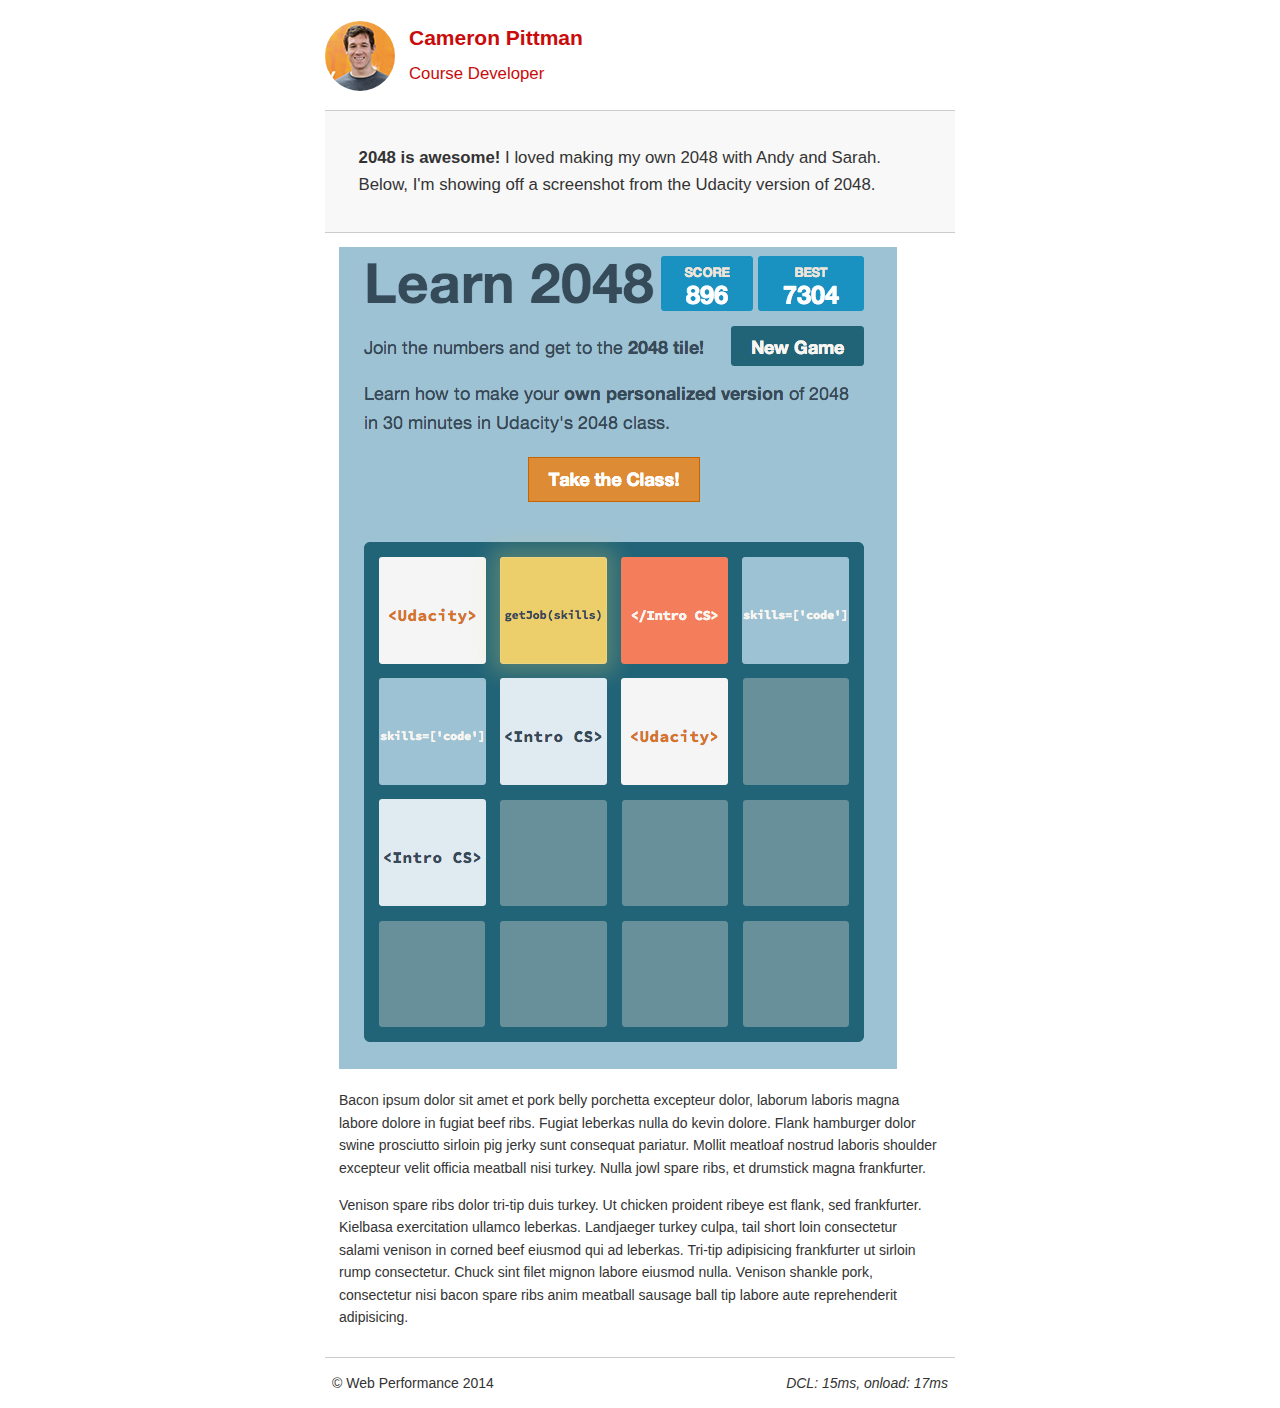
<file: project-2048.html>
<!DOCTYPE html>
<html lang="en">
  <head>
    <meta charset="utf-8">
    <meta name="viewport" content="width=device-width, initial-scale=1">
    <meta name="description" content=" FILL ME IN ">
    <meta name="author" content=" FILL ME IN ">
    <title>Cameron Pittman: Portfolio</title>

    <!-- Hmm, what is the impact of web fonts on speed? Measure it... -->
    <!-- <link href="//fonts.googleapis.com/css?family=Open+Sans:400,700" rel="stylesheet"> -->

    <link href="css/style.css" rel="stylesheet">
    <link href="css/print.css" rel="stylesheet">

    <script>
      (function(w,g){w['GoogleAnalyticsObject']=g;
      w[g]=w[g]||function(){(w[g].q=w[g].q||[]).push(arguments)};w[g].l=1*new Date();})(window,'ga');

      // Optional TODO: replace with your Google Analytics profile ID.
      ga('create', 'UA-XXXX-Y');
      ga('send', 'pageview');
    </script>
    <script src="//www.google-analytics.com/analytics.js"></script>
    <script src="js/perfmatters.js"></script>
  </head>

  <body>
    <header>
      <a href="/"><img src="img/profilepic.jpg"></a>
      <p>Cameron Pittman<br><span>Course Developer</span></p>
    </header>

    <div class="container">
      <div class="hero">
        <strong>2048 is awesome!</strong> I loved making my own 2048 with Andy and Sarah. Below, I'm showing off a screenshot from the Udacity version of 2048.
      </div>

      <div class="content">

        <img class="img-responsive" src="img/2048.png">

        <p>Bacon ipsum dolor sit amet et pork belly porchetta excepteur dolor, laborum laboris magna labore dolore in fugiat beef ribs. Fugiat leberkas nulla do kevin dolore. Flank hamburger dolor swine prosciutto sirloin pig jerky sunt consequat pariatur. Mollit meatloaf nostrud laboris shoulder excepteur velit officia meatball nisi turkey. Nulla jowl spare ribs, et drumstick magna frankfurter.</p>

        <p>Venison spare ribs dolor tri-tip duis turkey. Ut chicken proident ribeye est flank, sed frankfurter. Kielbasa exercitation ullamco leberkas. Landjaeger turkey culpa, tail short loin consectetur salami venison in corned beef eiusmod qui ad leberkas. Tri-tip adipisicing frankfurter ut sirloin rump consectetur. Chuck sint filet mignon labore eiusmod nulla. Venison shankle pork, consectetur nisi bacon spare ribs anim meatball sausage ball tip labore aute reprehenderit adipisicing.</p>

    </div>

    <footer>
      <p>&copy; Web Performance 2014 <span id="crp-stats"></span></p>
    </footer>
  </body>
</html>
</file>
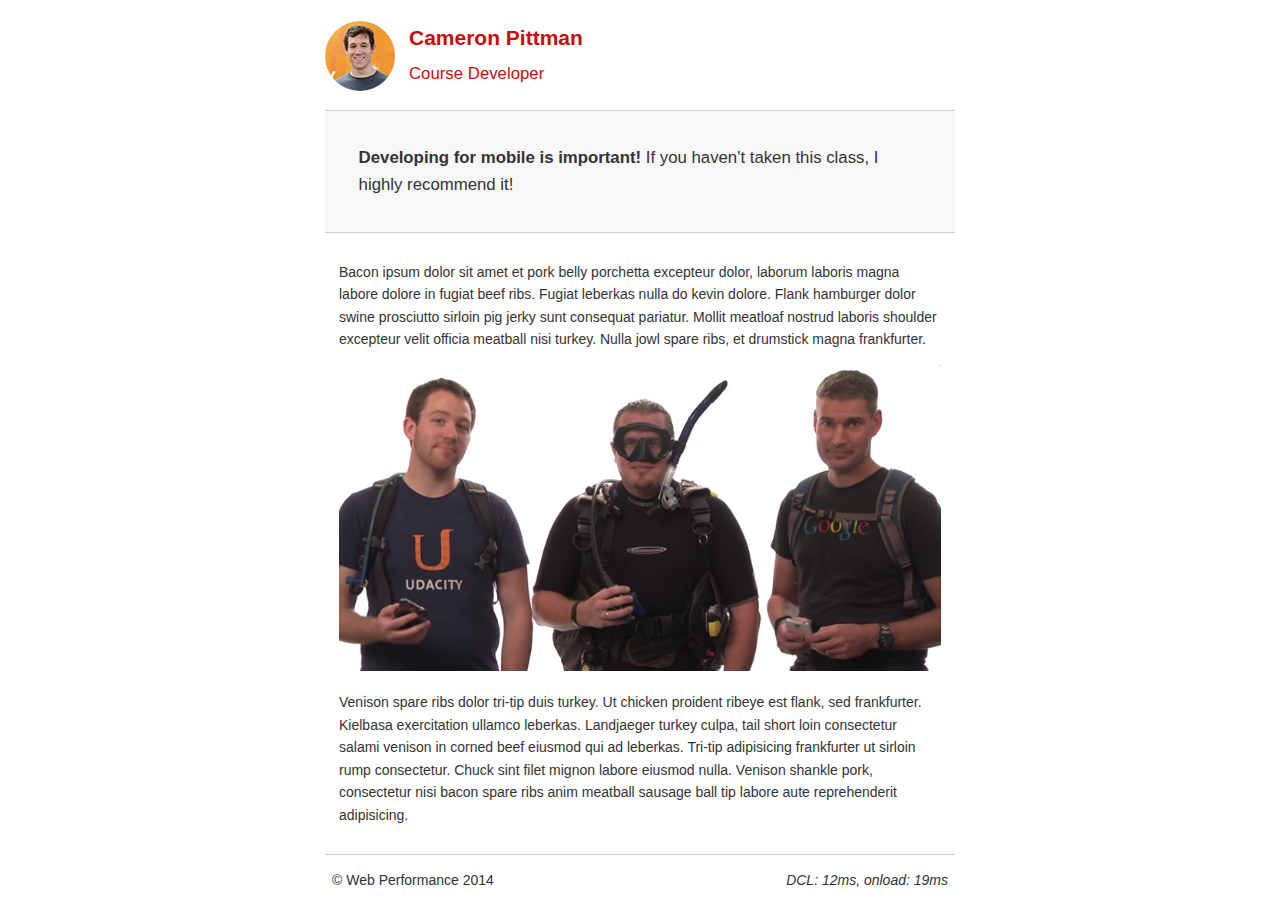
<file: project-mobile.html>
<!DOCTYPE html>
<html lang="en">
  <head>
    <meta charset="utf-8">
    <meta name="viewport" content="width=device-width, initial-scale=1">
    <meta name="description" content=" FILL ME IN ">
    <meta name="author" content=" FILL ME IN ">
    <title>Cameron Pitman: Portfolio</title>

    <!-- Hmm, what is the impact of web fonts on speed? Measure it... -->
    <!-- <link href="//fonts.googleapis.com/css?family=Open+Sans:400,700" rel="stylesheet"> -->

    <link href="css/style.css" rel="stylesheet">
    <link href="css/print.css" rel="stylesheet">

    <script>
      (function(w,g){w['GoogleAnalyticsObject']=g;
      w[g]=w[g]||function(){(w[g].q=w[g].q||[]).push(arguments)};w[g].l=1*new Date();})(window,'ga');

      // Optional TODO: replace with your Google Analytics profile ID.
      ga('create', 'UA-XXXX-Y');
      ga('send', 'pageview');
    </script>
    <script src="http://www.google-analytics.com/analytics.js"></script>
    <script async src="js/perfmatters.js"></script>
  </head>

  <body>
    <header>
      <a href="/"><img src="img/profilepic.jpg"></a>
      <p>Cameron Pittman<br><span>Course Developer</span></p>
    </header>

    <div class="container">
      <div class="hero">
        <strong>Developing for mobile is important!</strong> If you haven't taken this class, I highly recommend it!
      </div>

      <div class="content">

        <p>Bacon ipsum dolor sit amet et pork belly porchetta excepteur dolor, laborum laboris magna labore dolore in fugiat beef ribs. Fugiat leberkas nulla do kevin dolore. Flank hamburger dolor swine prosciutto sirloin pig jerky sunt consequat pariatur. Mollit meatloaf nostrud laboris shoulder excepteur velit officia meatball nisi turkey. Nulla jowl spare ribs, et drumstick magna frankfurter.</p>

        <img src="img/mobilewebdev.jpg">

        <p>Venison spare ribs dolor tri-tip duis turkey. Ut chicken proident ribeye est flank, sed frankfurter. Kielbasa exercitation ullamco leberkas. Landjaeger turkey culpa, tail short loin consectetur salami venison in corned beef eiusmod qui ad leberkas. Tri-tip adipisicing frankfurter ut sirloin rump consectetur. Chuck sint filet mignon labore eiusmod nulla. Venison shankle pork, consectetur nisi bacon spare ribs anim meatball sausage ball tip labore aute reprehenderit adipisicing.</p>

    </div>

    <footer>
      <p>&copy; Web Performance 2014 <span id="crp-stats"></span></p>
    </footer>
  </body>
</html>
</file>
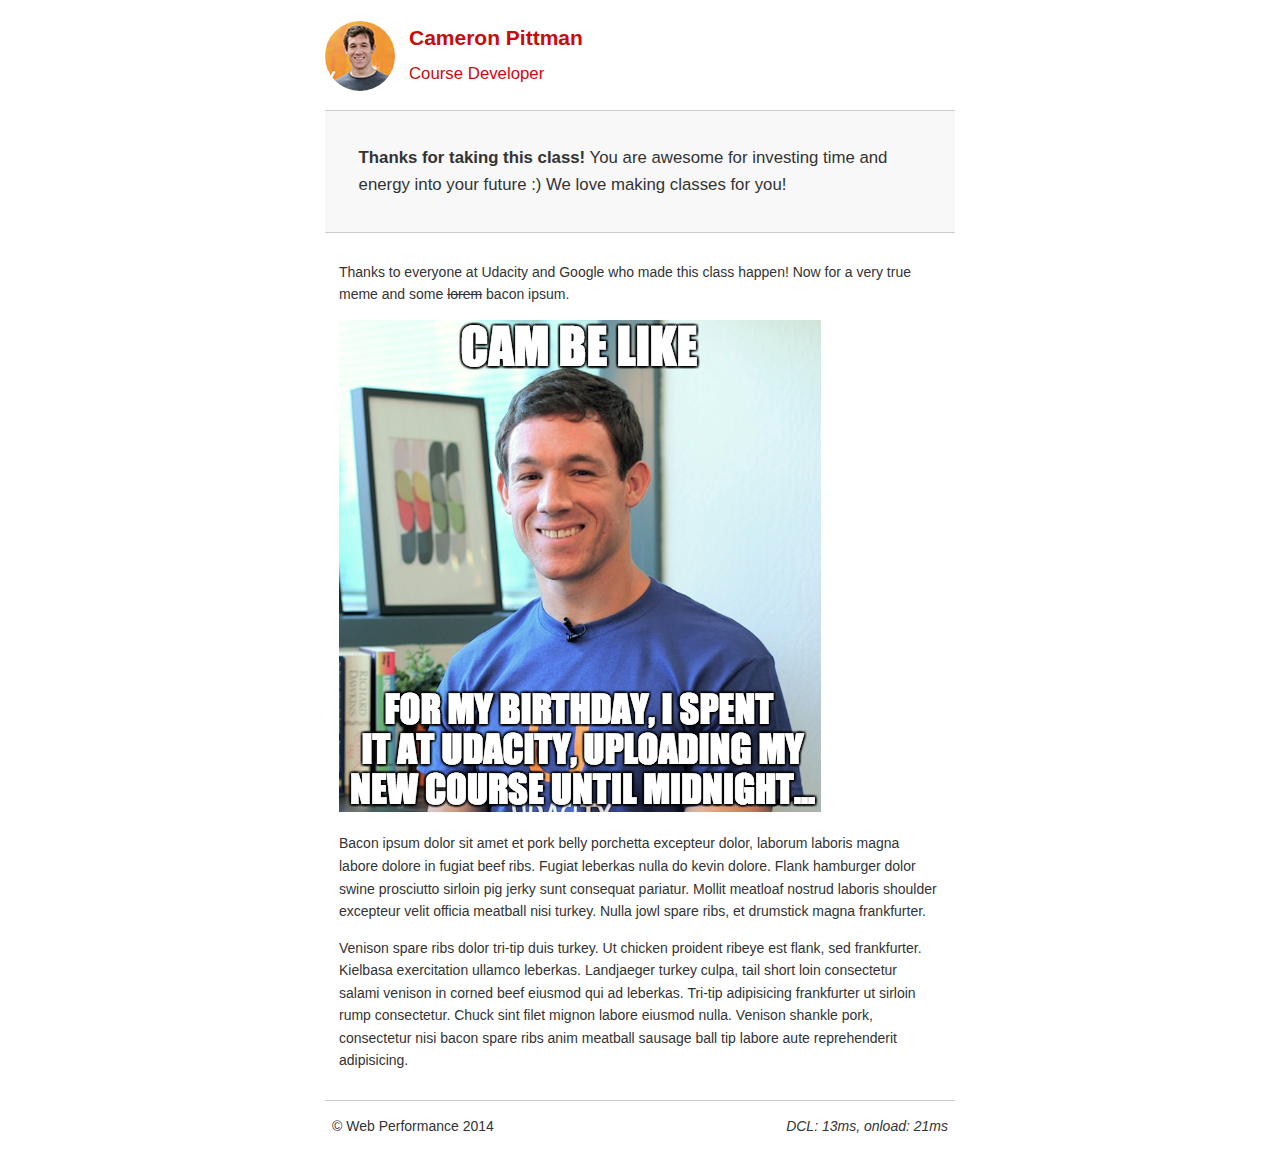
<file: project-webperf.html>
<!DOCTYPE html>
<html lang="en">
  <head>
    <meta charset="utf-8">
    <meta name="viewport" content="width=device-width, initial-scale=1">
    <meta name="description" content=" FILL ME IN ">
    <meta name="author" content=" FILL ME IN ">
    <title>Cameron Pittman: Portfolio</title>

    <!-- Hmm, what is the impact of web fonts on speed? Measure it... -->
    <!-- <link href="//fonts.googleapis.com/css?family=Open+Sans:400,700" rel="stylesheet"> -->

    <link href="css/style.css" rel="stylesheet">
    <link href="css/print.css" rel="stylesheet">

    <script>
      (function(w,g){w['GoogleAnalyticsObject']=g;
      w[g]=w[g]||function(){(w[g].q=w[g].q||[]).push(arguments)};w[g].l=1*new Date();})(window,'ga');

      // Optional TODO: replace with your Google Analytics profile ID.
      ga('create', 'UA-XXXX-Y');
      ga('send', 'pageview');
    </script>
    <script src="http://www.google-analytics.com/analytics.js"></script>
    <script async src="js/perfmatters.js"></script>
  </head>

  <body>
    <header>
      <a href="/"><img src="img/profilepic.jpg"></a>
      <p>Cameron Pittman<br><span>Course Developer</span></p>
    </header>

    <div class="container">
      <div class="hero">
        <strong>Thanks for taking this class!</strong> You are awesome for investing time and energy into your future :) We love making classes for you!
      </div>

      <div class="content">

        <p>Thanks to everyone at Udacity and Google who made this class happen! Now for a very true meme and some <strike>lorem</strike> bacon ipsum.</p>

        <img src="img/cam_be_like.jpg">

        <p>Bacon ipsum dolor sit amet et pork belly porchetta excepteur dolor, laborum laboris magna labore dolore in fugiat beef ribs. Fugiat leberkas nulla do kevin dolore. Flank hamburger dolor swine prosciutto sirloin pig jerky sunt consequat pariatur. Mollit meatloaf nostrud laboris shoulder excepteur velit officia meatball nisi turkey. Nulla jowl spare ribs, et drumstick magna frankfurter.</p>

        <p>Venison spare ribs dolor tri-tip duis turkey. Ut chicken proident ribeye est flank, sed frankfurter. Kielbasa exercitation ullamco leberkas. Landjaeger turkey culpa, tail short loin consectetur salami venison in corned beef eiusmod qui ad leberkas. Tri-tip adipisicing frankfurter ut sirloin rump consectetur. Chuck sint filet mignon labore eiusmod nulla. Venison shankle pork, consectetur nisi bacon spare ribs anim meatball sausage ball tip labore aute reprehenderit adipisicing.</p>

    </div>

    <footer>
      <p>&copy; Web Performance 2014 <span id="crp-stats"></span></p>
    </footer>
  </body>
</html>
</file>
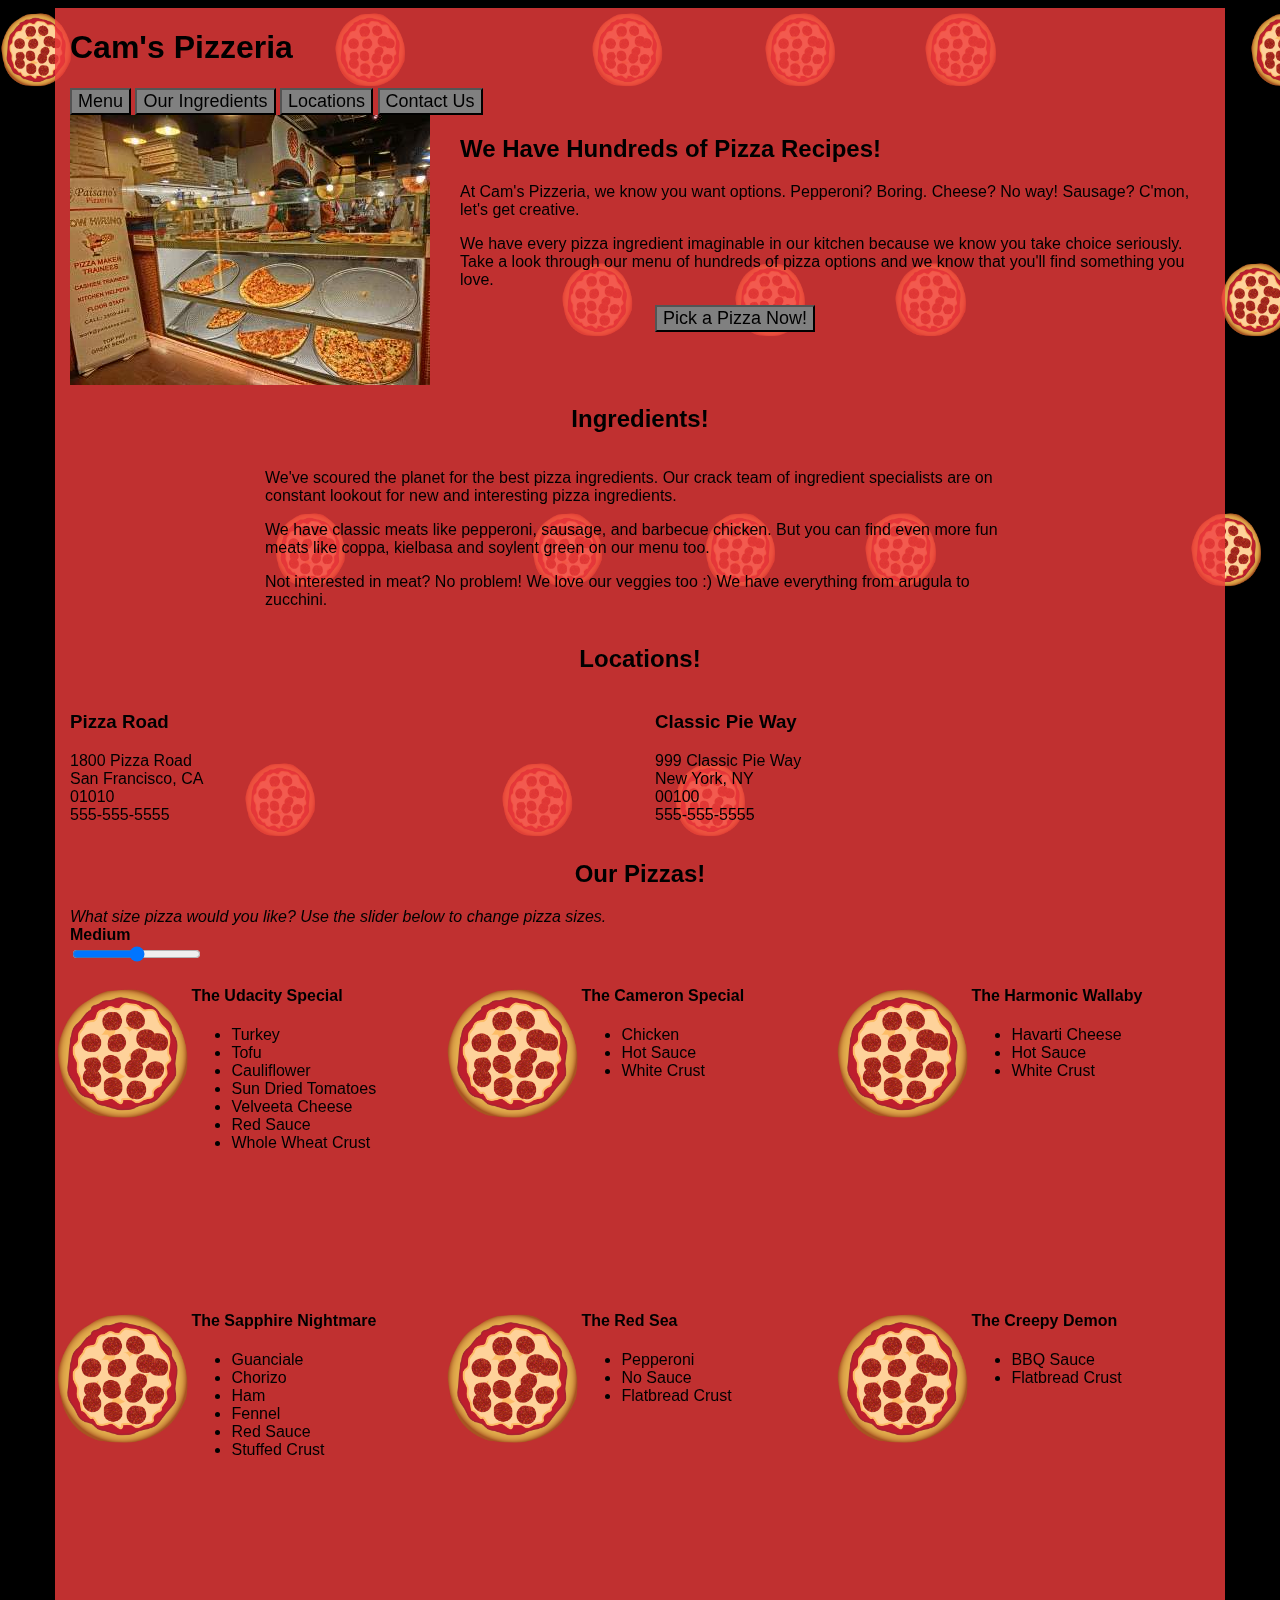
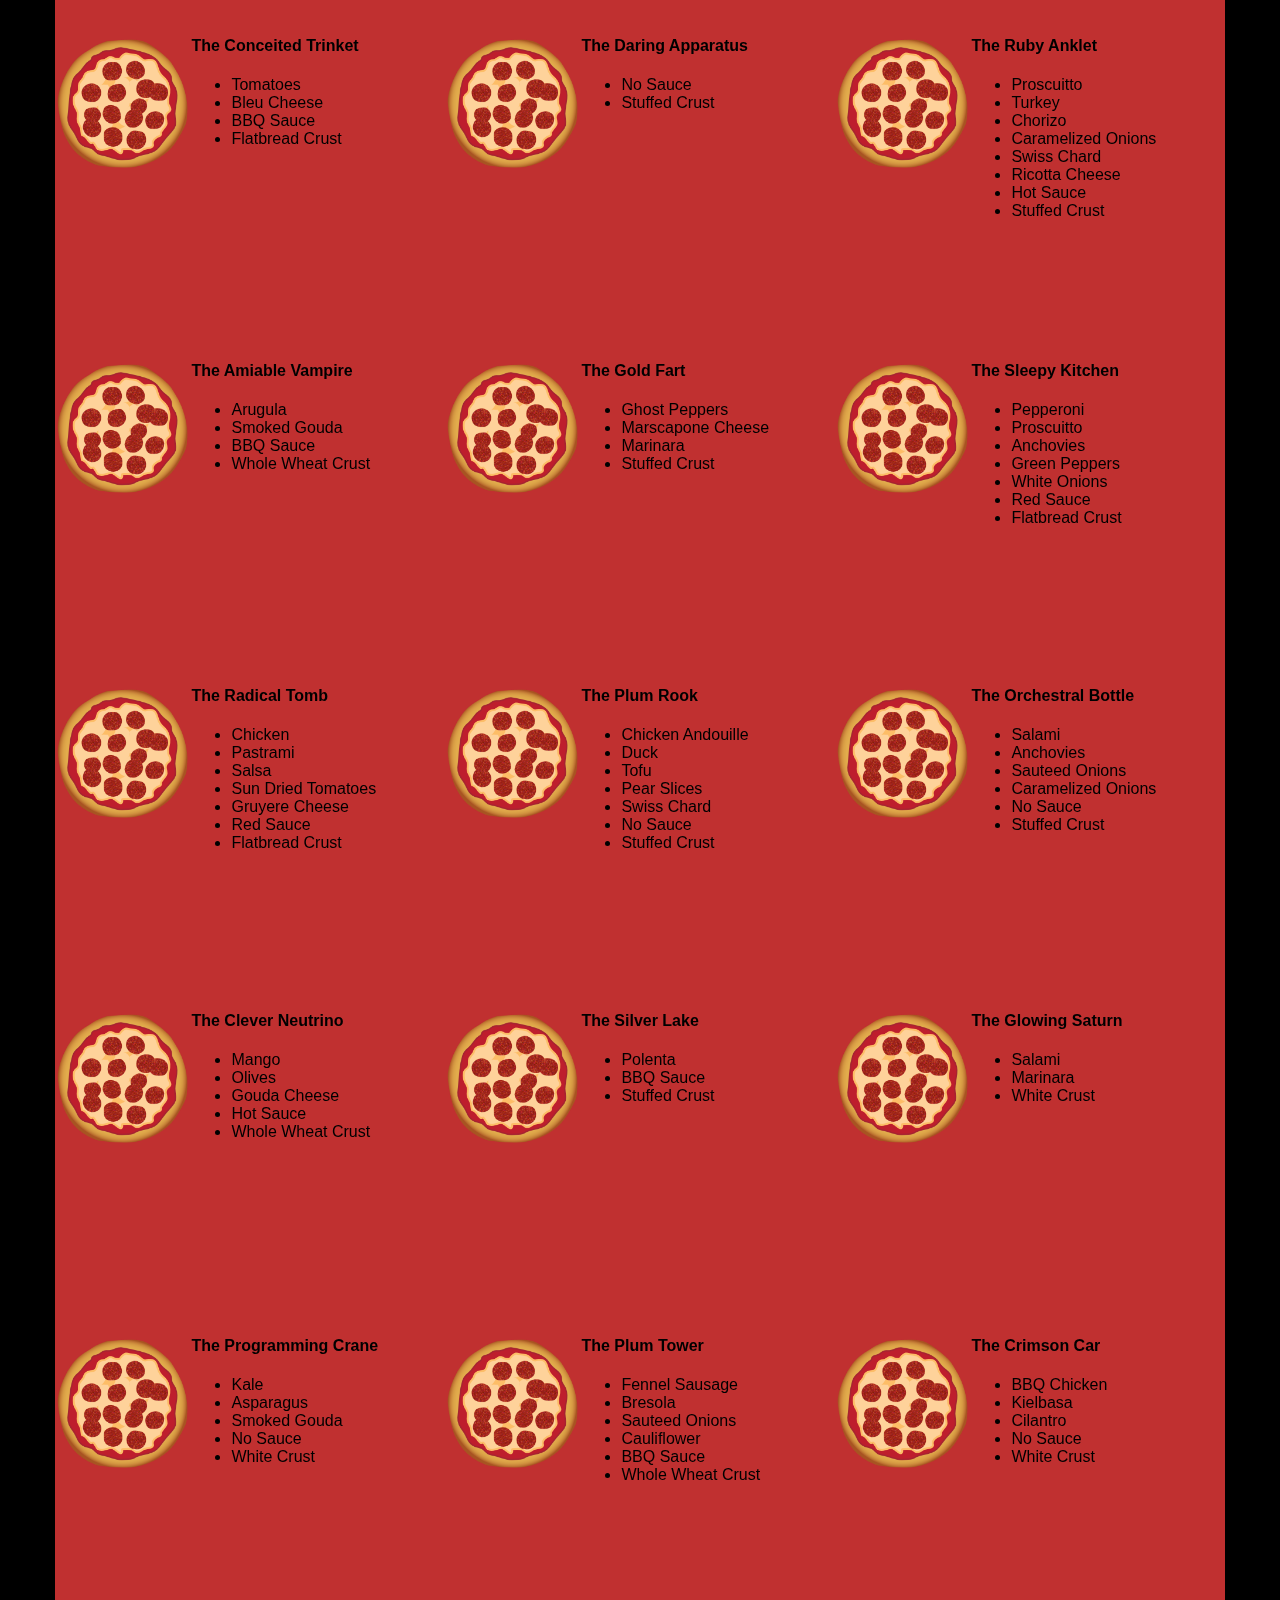
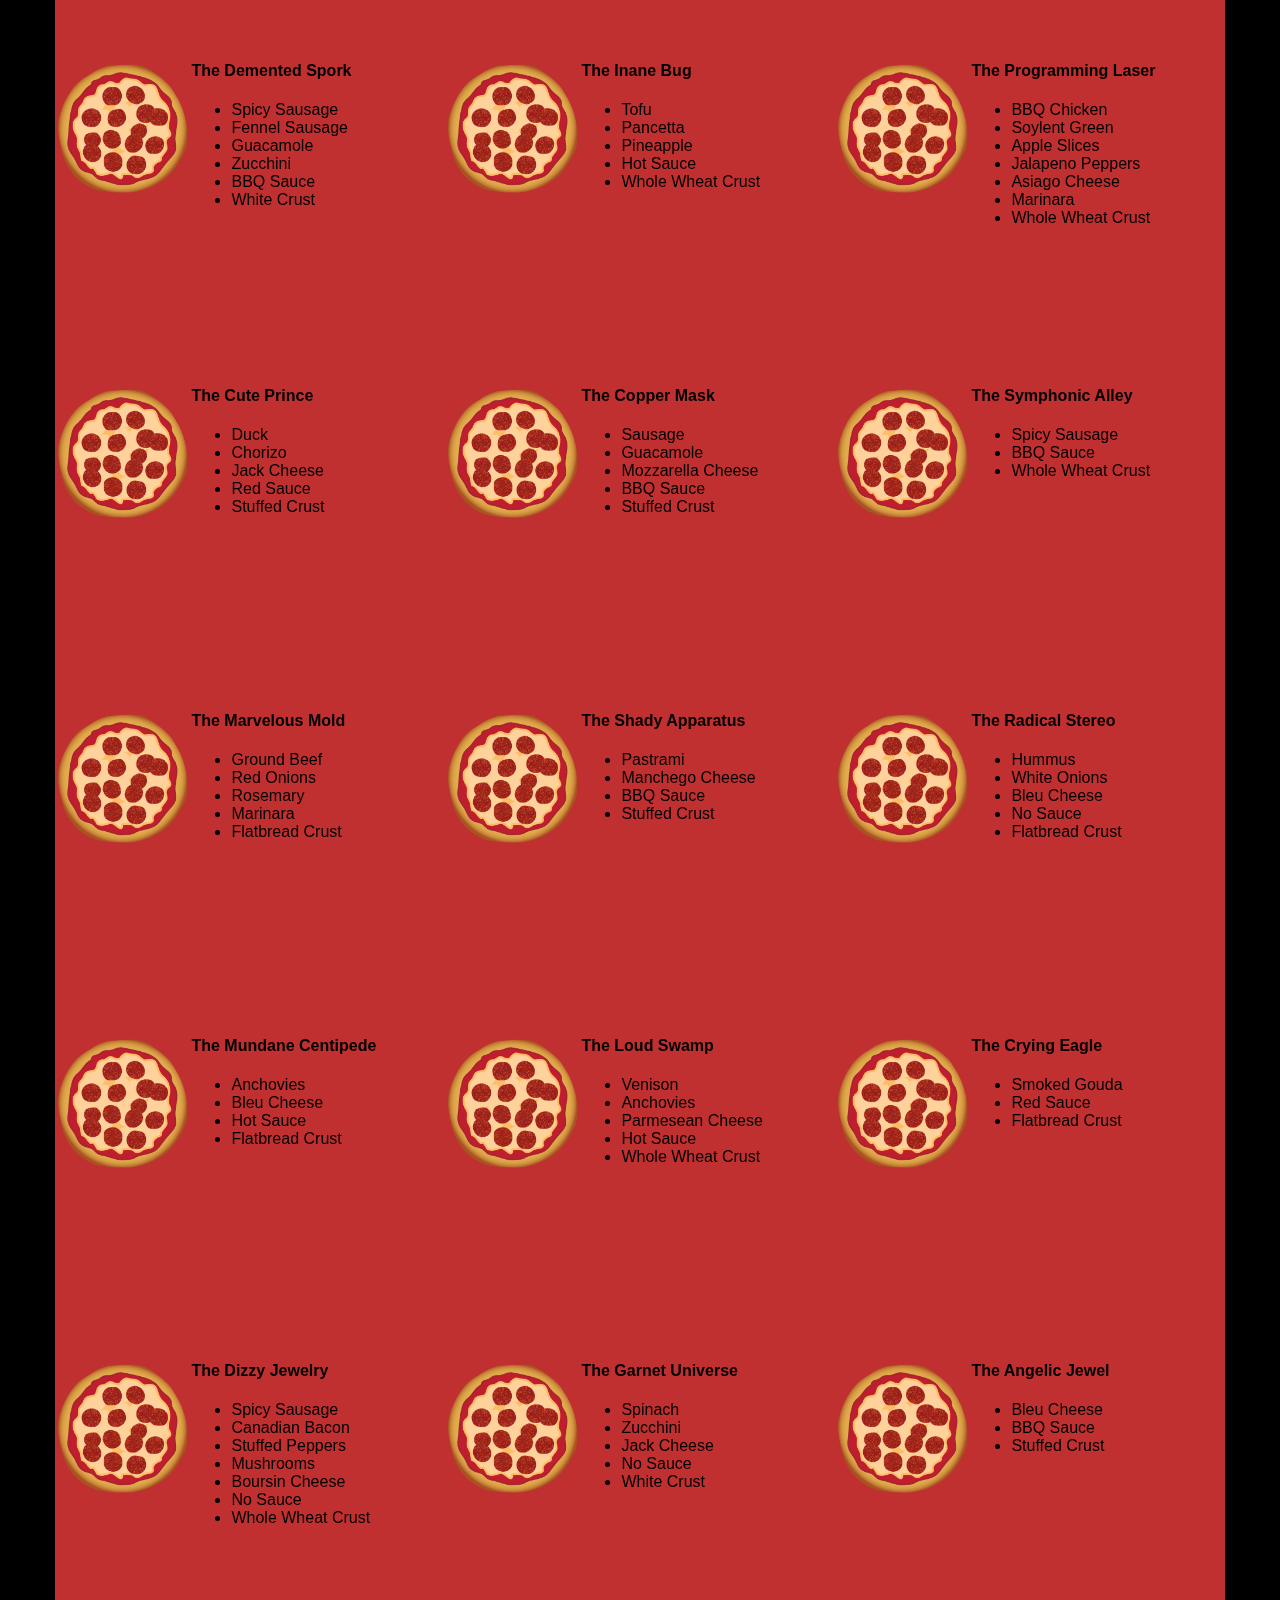
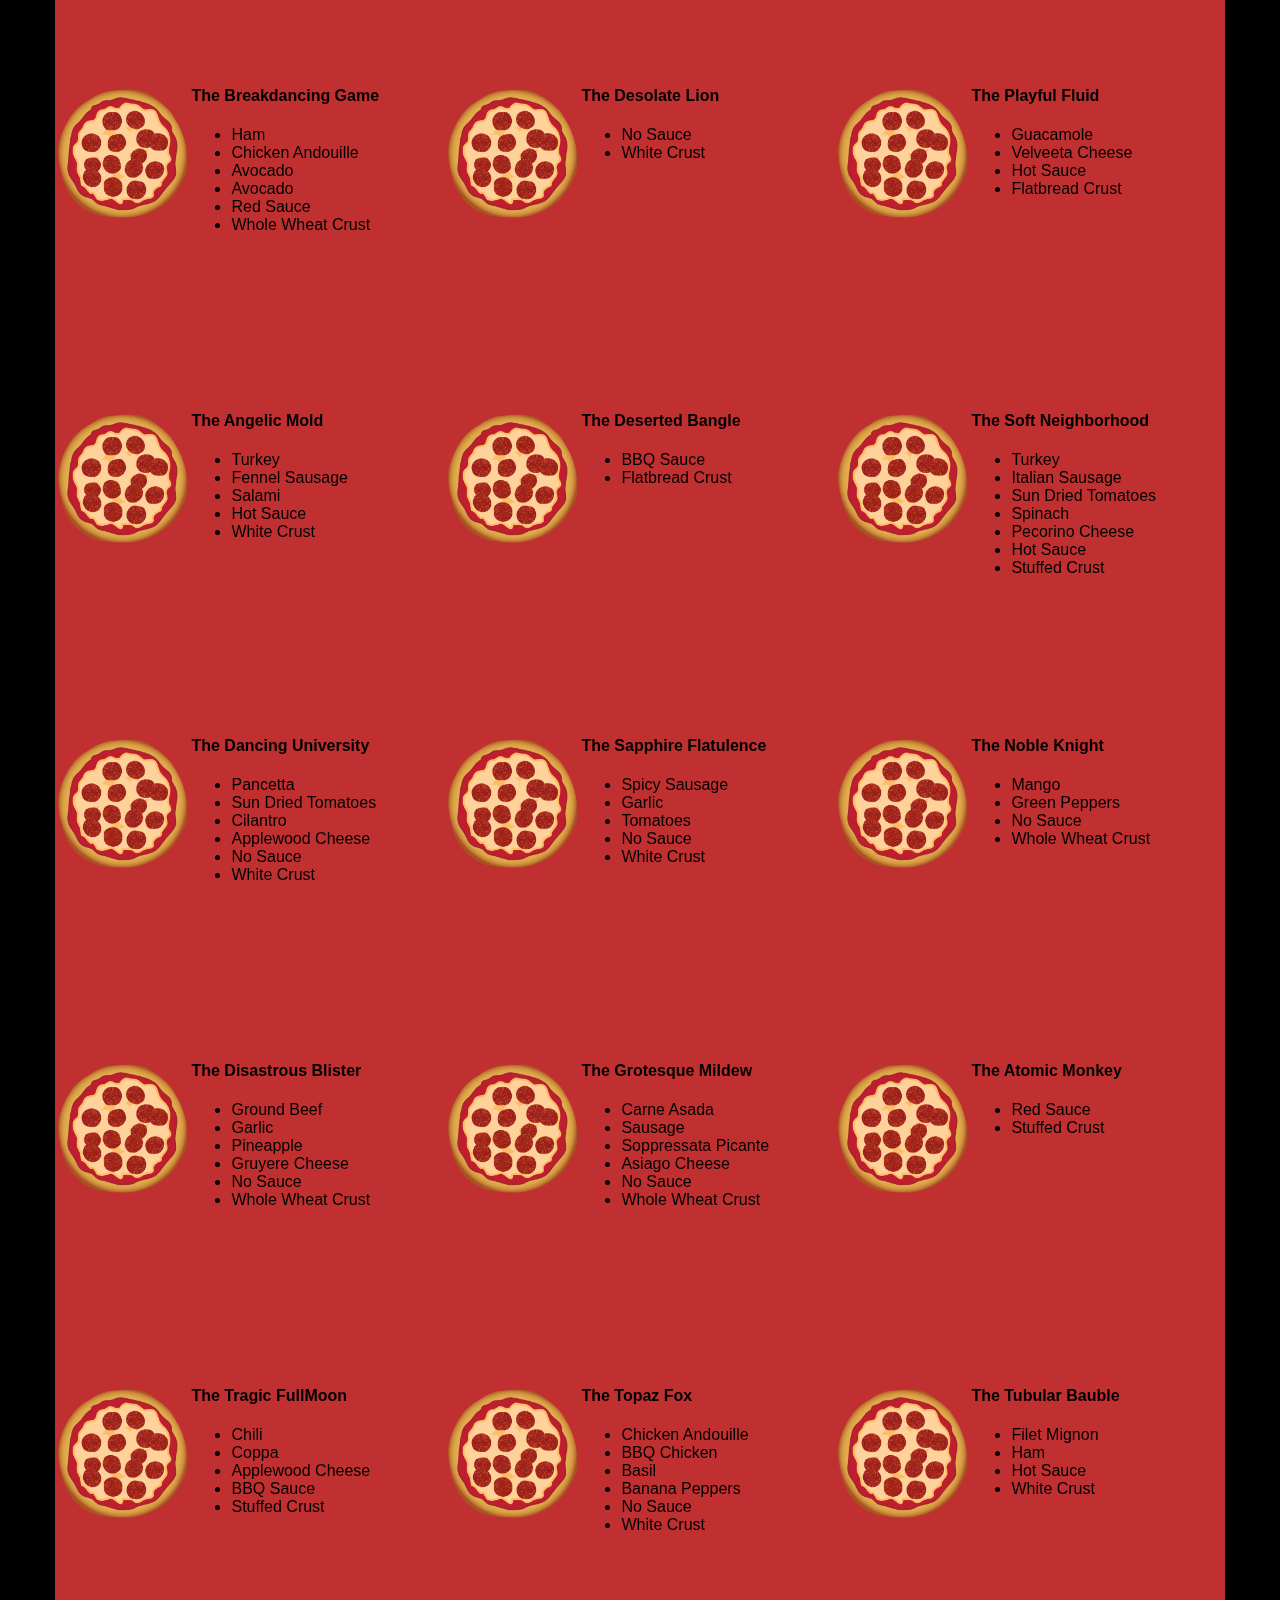
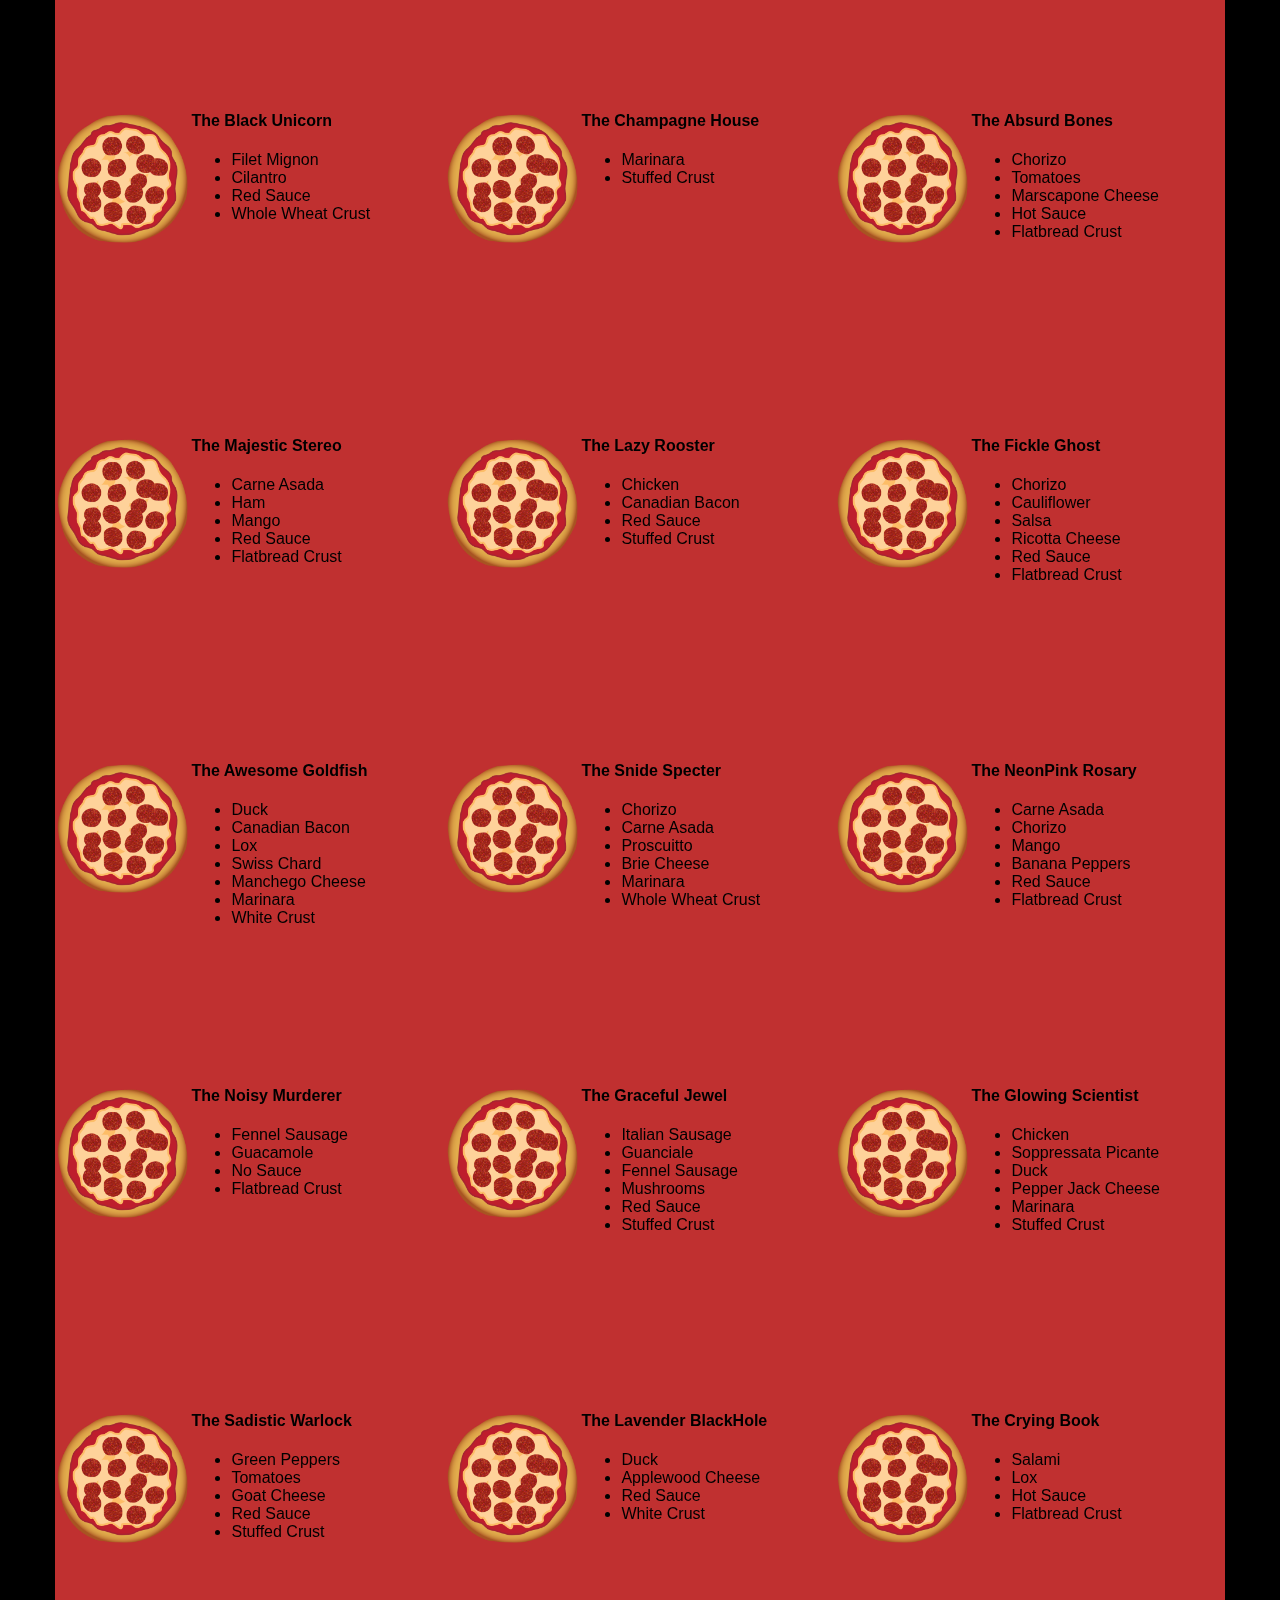
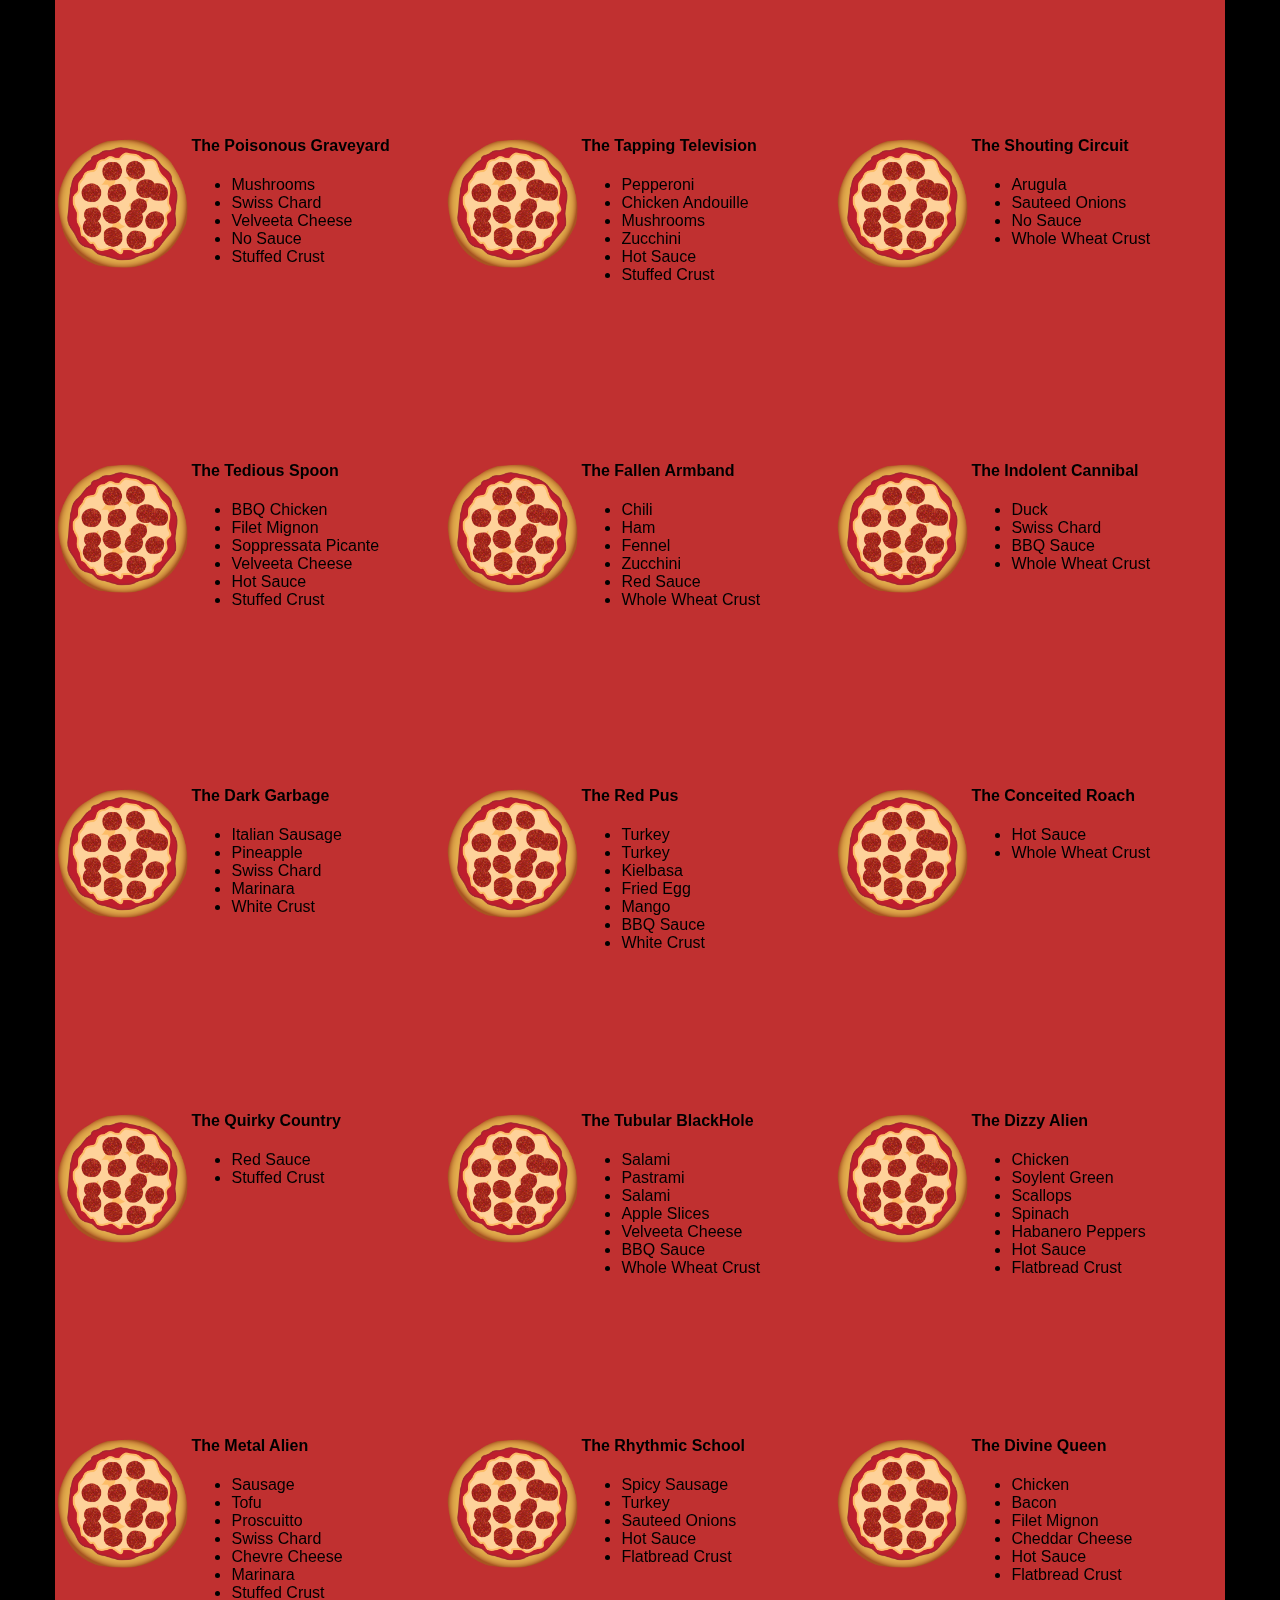
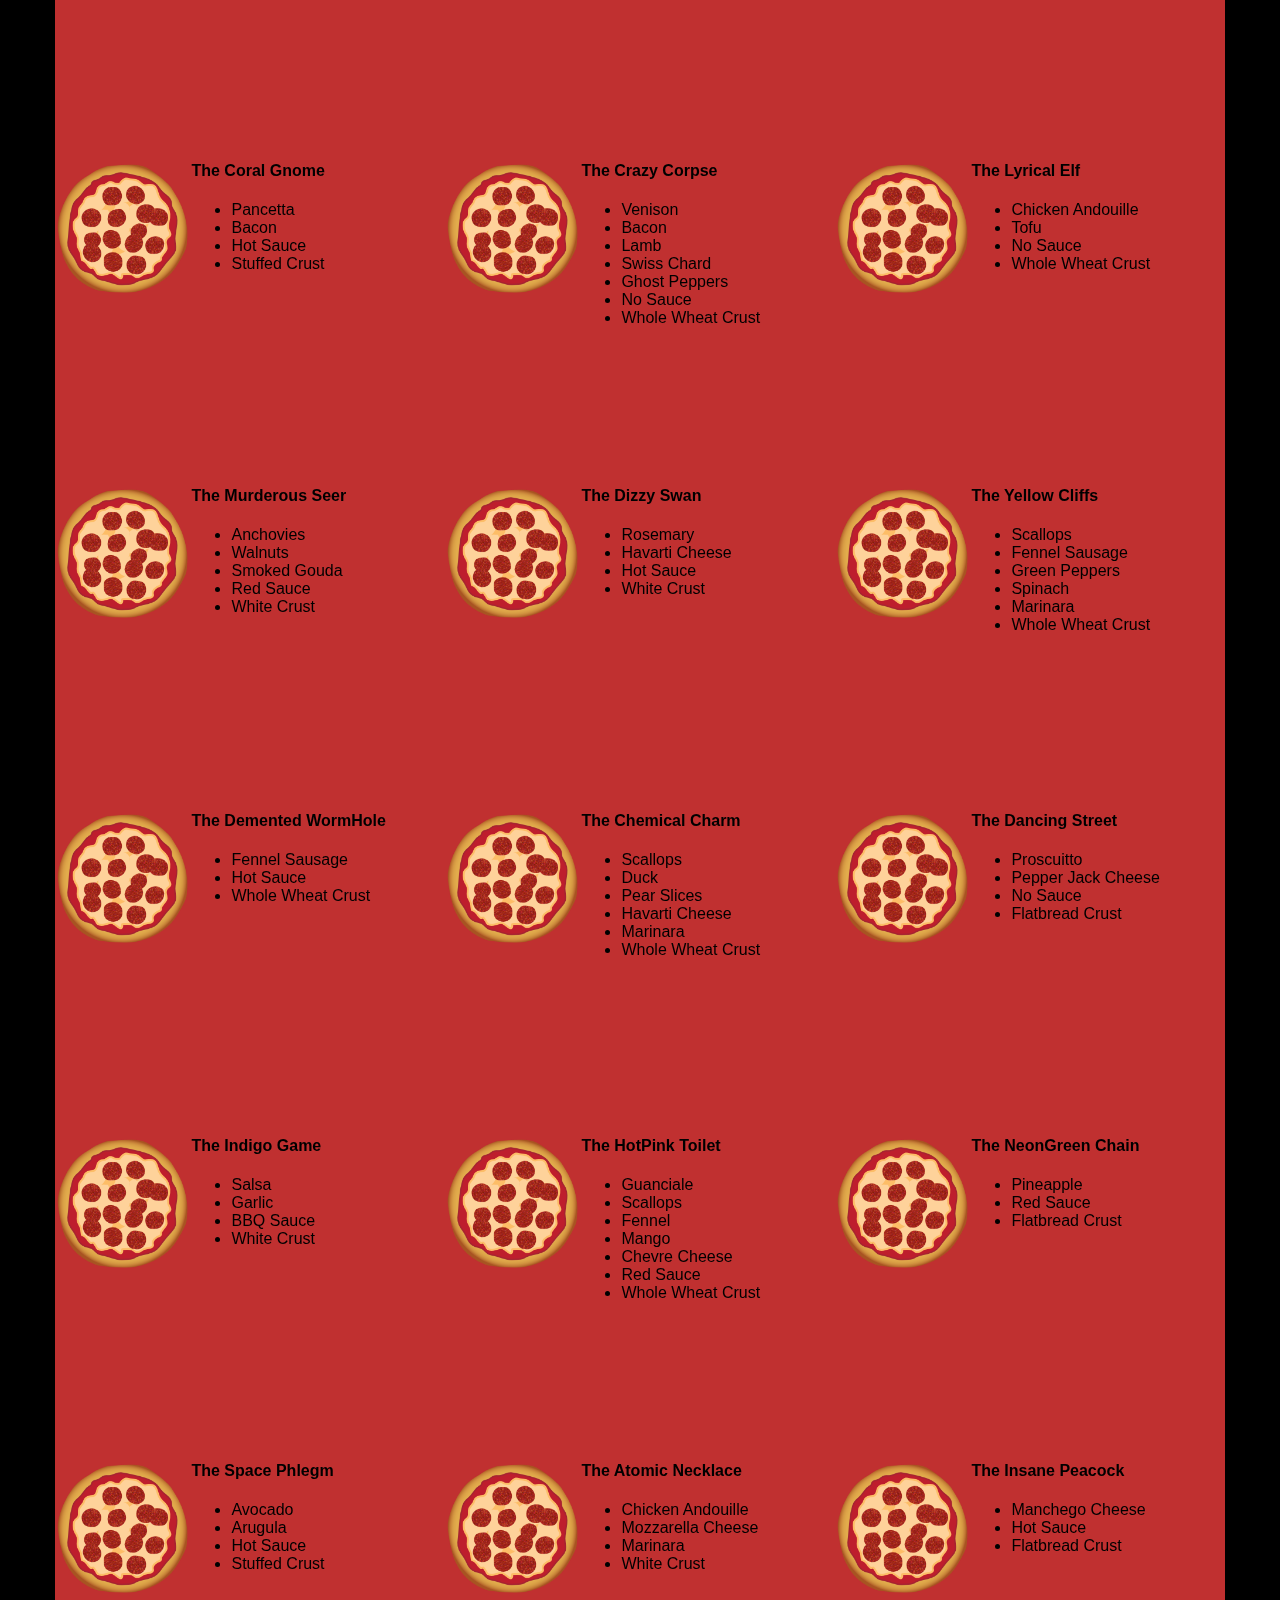
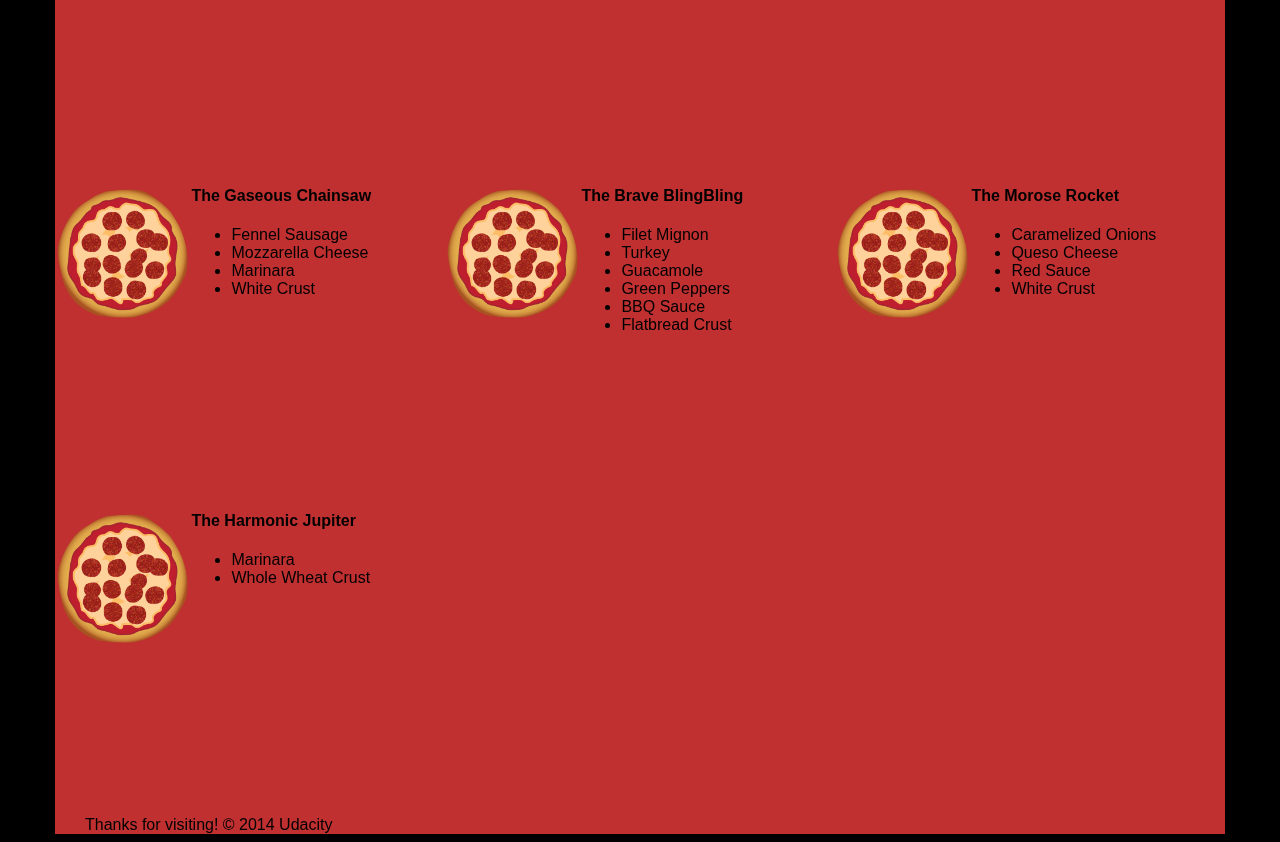
<file: views/pizza.html>
<!DOCTYPE HTML>
<html>
<head>
  <!-- Replace "css/style.css" with inline style -->
  <style> *{-webkit-box-sizing:border-box;-moz-box-sizing:border-box;-box-sizing:border-box}body{font-family:"Trebuchet MS",Helvetica,sans-serif;background:#000}input{background:grey;font-size:18px}form{display:inline-block}.centered{text-align:center}#pizzaSize{font-weight:800}.mover{position:fixed;width:256px;z-index:-1}.randomPizzaContainer{float:left;display:flex}.randomPizzaContainer:after{content:"";display:table;clear:both}.container{background-color:rgba(240,60,60,.8)} </style>
  <!-- Too big for replace, so I just Minify -->
  <link rel="stylesheet" href="css/bootstrap-grid.min.css">
</head>

<body>
  <div class="container">
    <div id="header" class="row">
      <div class="col-md-6">
        <div class="row">
          <div class="col-md-12">
            <h1>Cam's Pizzeria</h1>
            <div class="row">
              <div id="menu" class="col-md-12">
                <form action="#randomPizzas">
                  <input type="submit" value="Menu">
                </form>
                <form action="#ingredients">
                  <input type="submit" value="Our Ingredients">
                </form>
                <form action="#locations">
                  <input type="submit" value="Locations">
                </form>
                <form action="#" onsubmit="alert('Thanks for clicking! This button doesn\'t do anything because this is a fake pizzeria :\)')">
                  <input type="submit" value="Contact Us">
                </form>
              </div>
            </div>
          </div>
        </div>
      </div>
      <div id="movingPizzas1" class="col-md-6">
      </div>
    </div>
    <div id="callToAction" class="row">
      <div class="col-md-4">
        <img src="images/pizzeria.jpg" class="img-responsive"> <!-- Image credit to: http://commons.wikimedia.org/wiki/File:HK_TST_night_%E5%98%89%E8%98%AD%E9%81%93_Granville_Road_restaurant_Paisano's_Pizzeria_pizza_Dec-2013.JPG -->
      </div>
      <div class="col-md-8">
        <div class="row">
          <div class="col-md-12">
            <h2>We Have Hundreds of Pizza Recipes!</h2>
            <p>At Cam's Pizzeria, we know you want options. Pepperoni? Boring. Cheese? No way! Sausage? C'mon, let's get creative.</p>

            <p>We have every pizza ingredient imaginable in our kitchen because we know you take choice seriously. Take a look through our menu of hundreds of pizza options and we know that you'll find something you love.</p>
          </div>
        </div>
        <div class="row">
          <div class="col-md-6 col-md-push-3">
            <form action="#randomPizzas">
              <input type="submit" value="Pick a Pizza Now!">
            </form>
          </div>
        </div>
      </div>
    </div>
    <div id="ingredients" class="row">
      <div class="col-md-8 col-md-push-2">
        <div class="row">
          <div class="col-md-12 centered">
            <h2>Ingredients!</h2>
          </div>
        </div>
        <div class="row">
          <div class="col-md-12">
            <p>We've scoured the planet for the best pizza ingredients. Our crack team of ingredient specialists are on constant lookout for new and interesting pizza ingredients.</p>

            <p>We have classic meats like pepperoni, sausage, and barbecue chicken. But you can find even more fun meats like coppa, kielbasa and soylent green on our menu too.</p>

            <p>Not interested in meat? No problem! We love our veggies too :) We have everything from arugula to zucchini.</p>
          </div>
        </div>
      </div>
    </div>
    <div id="locations" class="row">
      <div class="col-md-12">
        <h2 style="text-align: center">Locations!</h2>
        <div class="row">
          <div class="col-md-6">
            <h3>Pizza Road</h3>
            <p>1800 Pizza Road<br>San Francisco, CA<br>01010<br>555-555-5555</p>
          </div>
          <div class="col-md-6">
            <h3>Classic Pie Way</h3>
            <p>999 Classic Pie Way<br>New York, NY<br>00100<br>555-555-5555</p>
          </div>
        </div>
      </div>
    </div>
    <div id="pizzaGenerator" class="row">
      <div class="col-md-12">
        <h2 style="text-align: center">Our Pizzas!</h2>
        <div class="row">
          <div class="col-md-12">
            <em>What size pizza would you like? Use the slider below to change pizza sizes.</em>
          </div>
          <div id="pizzaSize" class="col-md-6">Medium</div>
          <div class="col-md-12">
            <input id="sizeSlider" type="range" min="1" max="3" value="2" step="1" onchange="resizePizzas(this.value)"></input>
          </div>
        </div>
        <div id="randomPizzas" class="row">
          <div id="pizza0" class="randomPizzaContainer" style="width:33.33%; height: 325px;">
            <div style="width:35%">
              <img src="images/pizza.png" class="img-responsive">
            </div>
            <div style="width:65%">
              <h4>The Udacity Special</h4>
              <ul>
                <li>Turkey</li>
                <li>Tofu</li>
                <li>Cauliflower</li>
                <li>Sun Dried Tomatoes</li>
                <li>Velveeta Cheese</li>
                <li>Red Sauce</li>
                <li>Whole Wheat Crust</li>
              </ul>
            </div>
          </div>
          <div id="pizza1" class="randomPizzaContainer" style="width:33.33%; height: 325px;">
            <div style="width:35%">
              <img src="images/pizza.png" class="img-responsive">
            </div>
            <div style="width:65%">
              <h4>The Cameron Special</h4>
              <ul>
                <li>Chicken</li>
                <li>Hot Sauce</li>
                <li>White Crust</li>
              </ul>
            </div>
          </div>
        </div>
      </div>
    </div>
    <div id="footer" class="col-md-12">Thanks for visiting! &copy; 2014 Udacity</div>
  </div>
  <script type="text/javascript" src="js/main.js"></script>
</body>

</html>
</html>
</file>
<file: css/style.css>
html {
  font-size: 100%;
  overflow-y: scroll;
  -webkit-tap-highlight-color: rgba(0,0,0,0);
  -ms-text-size-adjust: 100%;
  -webkit-text-size-adjust: none;
}
body { margin: 0; font-size: 14px; line-height: 1.61; font-weight: 400; }
body, button, input, select, textarea { font-family: 'Open Sans', sans-serif; color: #333; }

a { color: #12C; }
a:visited { color: #61C; }
a:focus { outline: thin dotted; }
a:hover, a:active { color: #c00; outline: 0; }

b, strong { font-weight: bold; }
pre, code { font-family: monospace, monospace; font-size: 1em; }
ul, ol { margin: 1em 0; padding: 0 0 0 20px; }
img { border: 0; max-width: 100%; }

body { background: #fff; }
header, footer, .container { max-width: 45em; margin: 0 auto; }

header { padding: 0 0.5em; color: #C90B0B; }
header img { border-radius: 40px; float: left; }
header p { font-size:1.5em; font-weight: bold; padding-left: 4em;}
header p span { font-size: 0.8em; font-weight: normal;}

.hero { padding: 2em; background-color: #f8f8f8; font-size:1.2em;
  border-bottom: 1px solid #ccc;
  border-top: 1px solid #ccc;
}

.content { padding: 1em 1em; }
.content li { list-style-type: none; font-size: 1.1em;}
li img { float:left; padding-right: 1em; }
li p { font-size: 0.9em; font-style: italic; }

footer {
  padding: 0 0.5em;
  border-top: 1px solid #ccc;
}
footer span { float: right; font-style: italic; }

/* Smartphones (portrait) */
@media only screen and (max-width: 480px) {
  body { font-size: 12px;}
  header p { padding-left: 4.5em;}
}
</file>
<file: css/print.css>
@media print {
  * { background: transparent !important; color: black !important; text-shadow: none !important; filter:none !important; -ms-filter: none !important; }
  a, a:visited { color: #444 !important; text-decoration: underline; }
  a[href]:after { content: " (" attr(href) ")"; }
  tr, img { page-break-inside: avoid; }
  img { max-width: 100% !important; }
  @page { margin: 0.5cm; }
  p, h2, h3 { orphans: 3; widows: 3; }
  h2, h3{ page-break-after: avoid; }
}
</file>
